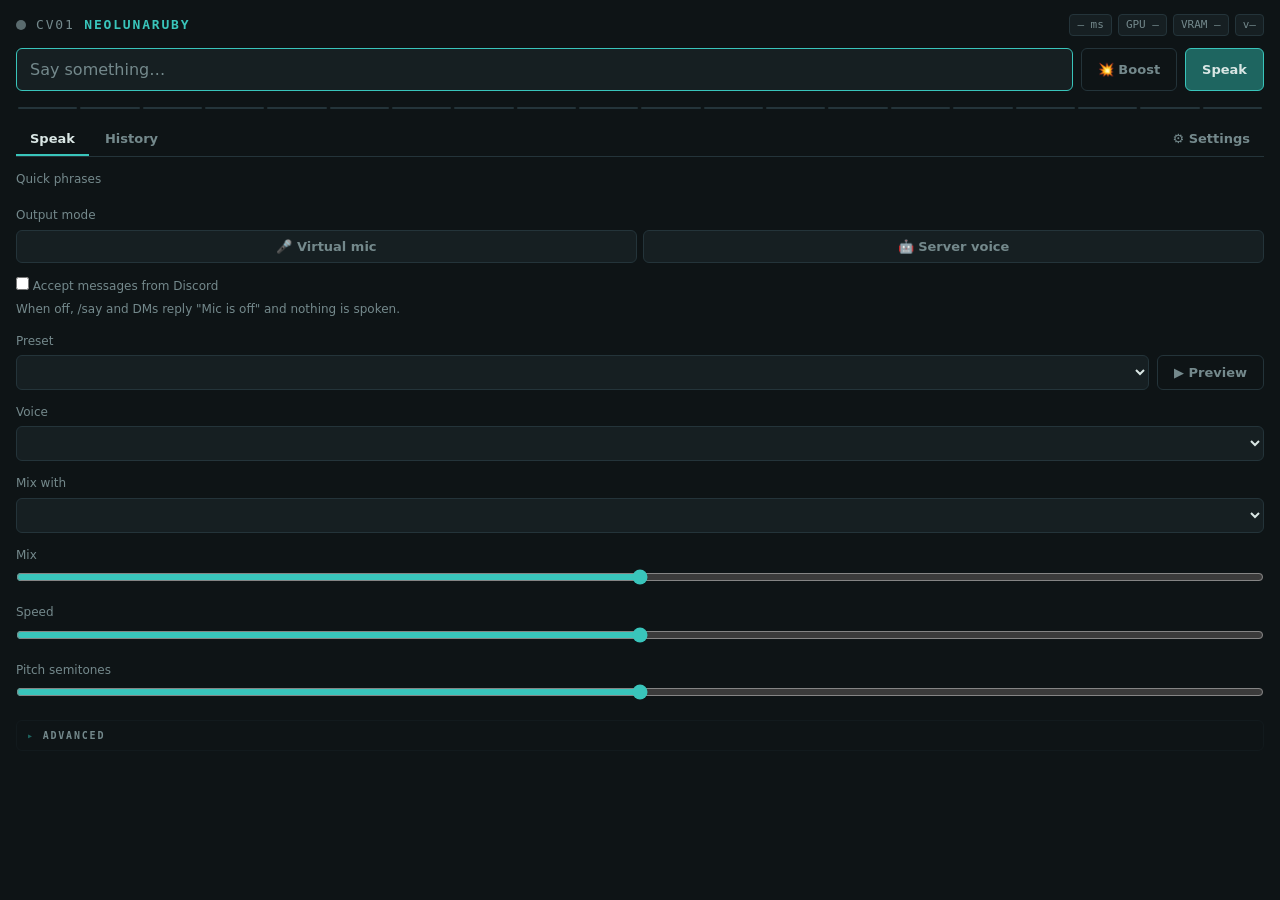
<file: app/ui/index.html>
<!DOCTYPE html>
<html lang="en">
<head>
<meta charset="utf-8">
<title>neolunaruby</title>
<link rel="stylesheet" href="app.css">
</head>
<body>
<header>
  <div class="led" id="led"></div>
  <div class="wordmark"><span>CV01</span> <b>NEOLUNARUBY</b></div>
  <div class="chips">
    <div class="chip" id="chip-latency" title="last message: TTS + voice conversion">— ms</div>
    <div class="chip" id="chip-gpu">GPU —</div>
    <div class="chip" id="chip-vram">VRAM —</div>
    <div class="chip" id="chip-version" title="Click to check for updates" style="cursor:pointer">v—</div>
  </div>
</header>

<div class="saybox">
  <input id="say-input" placeholder="Say something…" autofocus>
  <button class="boost" id="boost-btn" aria-pressed="false" title="Boost the next line: loud, clipped, bass-boosted, huge echo. Ctrl+Enter also boosts.">💥 Boost</button>
  <button id="say-btn">Speak</button>
</div>
<div class="voiceline" id="voiceline">
  <i></i><i></i><i></i><i></i><i></i><i></i><i></i><i></i><i></i><i></i><i></i><i></i><i></i><i></i><i></i><i></i><i></i><i></i><i></i><i></i>
</div>

<nav class="tabs">
  <button class="active" data-tab="speak">Speak</button>
  <button data-tab="history">History</button>
  <button data-tab="settings">⚙ Settings</button>
</nav>

<section class="panel active" id="panel-speak">
  <div class="field">
    <label>Quick phrases</label>
    <div class="phrases" id="phrases"></div>
  </div>
  <div class="field">
    <label>Output mode</label>
    <div class="seg">
      <button data-mode="mic" id="mode-mic">🎤 Virtual mic</button>
      <button data-mode="bot" id="mode-bot">🤖 Server voice</button>
    </div>
  </div>
  <div class="field">
    <label class="check">
      <input type="checkbox" id="accept-discord">
      Accept messages from Discord
    </label>
    <div class="hint">When off, /say and DMs reply "Mic is off" and nothing is spoken.</div>
  </div>
  <div class="field">
    <label for="preset">Preset</label>
    <div class="row">
      <select id="preset"></select>
      <button class="quiet" id="preview-btn" title="Hear a short line with the current settings, on your monitor device or speakers only">▶ Preview</button>
    </div>
  </div>
  <div class="field">
    <label for="voice">Voice</label>
    <select id="voice"></select>
    <div class="hint" id="voice-hint"></div>
  </div>
  <div class="field">
    <label for="blend-voice">Mix with</label>
    <select id="blend-voice"></select>
  </div>
  <div class="field" id="blend-field">
    <label for="blend">Mix <span class="val" id="blend-val"></span></label>
    <input type="range" id="blend" min="0" max="1" step="0.05">
  </div>
  <div class="field">
    <label for="speed">Speed <span class="val" id="speed-val"></span></label>
    <input type="range" id="speed" min="0.5" max="2" step="0.05">
  </div>
  <div class="field">
    <label for="pitch">Pitch <span class="val" id="pitch-val"></span> semitones</label>
    <input type="range" id="pitch" min="-12" max="12" step="1">
  </div>
  <details class="advanced" id="advanced">
    <summary>Advanced</summary>
    <div class="field">
      <label for="index-rate">Miku likeness <span class="val" id="index-rate-val"></span></label>
      <input type="range" id="index-rate" data-key="index_rate" min="0" max="1" step="0.05">
      <div class="hint">Higher sounds more like the Miku model, lower keeps more of the base voice and is a little clearer.</div>
    </div>
    <div class="field">
      <label for="protect-rate">Consonant protection <span class="val" id="protect-rate-val"></span></label>
      <input type="range" id="protect-rate" data-key="protect_rate" min="0" max="0.5" step="0.01">
      <div class="hint">Keeps s, t and breath sounds crisp. Further right protects more; 0% is off.</div>
    </div>
    <div class="field">
      <label for="rms-mix">Loudness <span class="val" id="rms-mix-val"></span></label>
      <input type="range" id="rms-mix" data-key="rms_mix" min="0" max="1" step="0.05">
      <div class="hint">Lower follows the base voice's loudness, which evens out volume. 1.0 is off and fastest.</div>
    </div>
    <div class="row">
      <button class="quiet" id="reset-preset">Reset to preset</button>
    </div>
  </details>
</section>

<section class="panel" id="panel-history">
  <ul id="history-list"></ul>
  <div class="empty" id="history-empty">Nothing said yet — type above and press Enter.</div>
</section>

<section class="panel" id="panel-settings">
  <h3 class="section">Audio output</h3>
  <div class="field">
    <label for="device">Output device</label>
    <div class="row">
      <select id="device"></select>
      <button class="quiet" id="test-tone">Test tone</button>
    </div>
    <div class="hint" id="cable-hint"></div>
  </div>
  <div class="field">
    <label for="monitor">Hear it too (monitor)</label>
    <select id="monitor"></select>
  </div>

  <div class="field">
    <div class="hint">
      In Discord: set your input device to CABLE Output, then turn off
      <b>Noise Suppression</b>, <b>Echo Cancellation</b> and <b>Automatic Gain Control</b>
      under Voice &amp; Video - they treat synthesized speech as noise and cut it up.
    </div>
  </div>

  <h3 class="section">Quick phrases</h3>
  <div class="field">
    <label for="phrases-edit">One per line, up to 12</label>
    <textarea id="phrases-edit" rows="6"></textarea>
    <div class="row" style="margin-top:6px">
      <button class="quiet" id="phrases-save">Save phrases</button>
    </div>
  </div>

  <h3 class="section">Overlay</h3>
  <div class="field">
    <label for="hotkey">Global hotkey</label>
    <div class="row">
      <input type="text" id="hotkey" readonly>
      <button class="quiet" id="hotkey-record">Record</button>
    </div>
    <div class="admin-warn">⚠ The hotkey can't reach games or apps running as administrator. For those, run this app as administrator too.</div>
  </div>

  <div class="field">
    <label class="check">
      <input type="checkbox" id="start-with-windows">
      Start automatically when Windows starts
    </label>
  </div>

  <h3 class="section">Discord</h3>
  <div class="field">
    <div class="hint" id="discord-status">—</div>
    <div class="row" style="margin-top:8px">
      <input type="text" id="allowed-ids" placeholder="Allowed Discord user IDs, comma-separated">
      <button class="quiet" id="allowed-save">Save</button>
    </div>
    <div class="hint" id="discord-links"></div>
    <label class="hint check" style="margin-top:8px">
      <input type="checkbox" id="say-posts-text">
      Post the spoken text into the chat (/say replies visibly)
    </label>
  </div>
</section>

<div class="wizard" id="wizard" hidden>
  <div class="wizard-card">
    <div class="wordmark" style="margin-bottom:10px"><span>CV01</span> <b>FIRST-RUN SETUP</b></div>
    <p class="hint" style="margin-bottom:12px">The voice models download once, about 1.3 GB, from their official sources.</p>
    <ul id="wizard-assets"></ul>
    <button id="wizard-download" style="width:100%;margin-top:10px;padding:10px 0">Download everything</button>
    <div class="field" id="wizard-cable-field" style="margin-top:14px">
      <label>Virtual microphone</label>
      <div class="hint" id="wizard-cable-hint"></div>
    </div>
    <div class="field" id="wizard-token-field" style="margin-top:14px">
      <label for="wizard-token">Discord bot token (optional — enables /say in DMs and server voice)</label>
      <div class="row">
        <input type="text" id="wizard-token" placeholder="paste token, or leave empty">
        <button class="quiet" id="wizard-token-save">Save</button>
      </div>
    </div>
    <button class="quiet" id="wizard-close" style="width:100%;margin-top:12px" disabled>Start talking</button>
  </div>
</div>

<div class="toast" id="toast"></div>

<script src="app.js"></script>
</body>
</html>
</file>
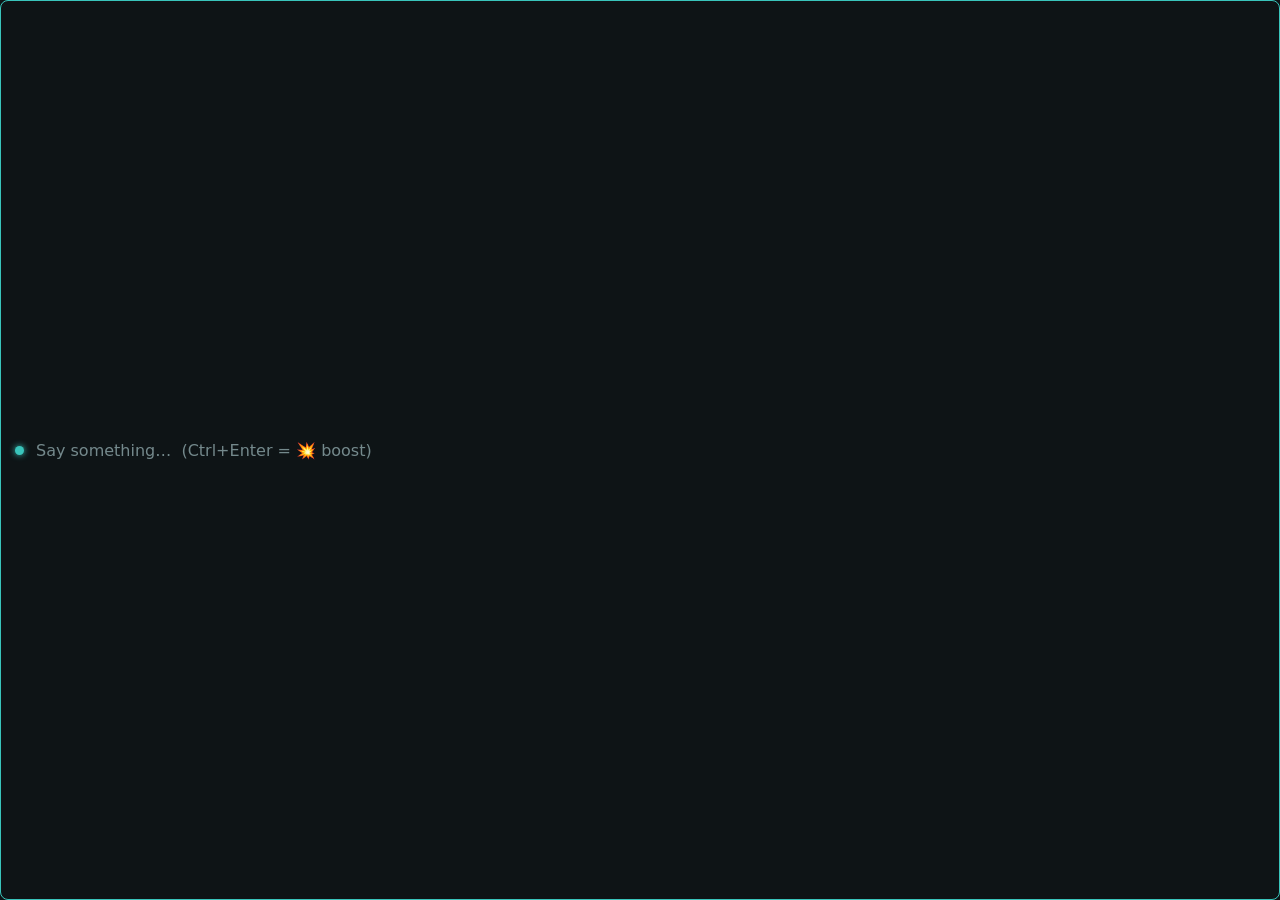
<file: app/ui/overlay.html>
<!DOCTYPE html>
<html lang="en">
<head>
<meta charset="utf-8">
<title>neolunaruby-overlay</title>
<style>
  * { box-sizing: border-box; margin: 0; }
  body {
    background: #0e1416;
    border: 1px solid #39c5bb;
    border-radius: 8px;
    display: flex;
    align-items: center;
    gap: 10px;
    height: 100vh;
    padding: 0 14px;
    font: 15px "Segoe UI", system-ui, sans-serif;
    overflow: hidden;
  }
  .dot { width: 9px; height: 9px; border-radius: 50%; background: #39c5bb; flex: none; box-shadow: 0 0 6px #39c5bb; }
  input {
    flex: 1;
    background: none;
    border: none;
    color: #d9e6e4;
    font: 16px "Segoe UI", system-ui, sans-serif;
  }
  input:focus { outline: none; }
  input::placeholder { color: #74898c; }
</style>
</head>
<body>
<div class="dot"></div>
<input id="overlay-input" placeholder="Say something…  (Ctrl+Enter = 💥 boost)" autofocus>
<script>
  "use strict";
  const input = document.getElementById("overlay-input");
  window.onEvent = () => {};  // pushes also reach this window; nothing to render

  function focusInput() {
    input.focus();
    input.select();
  }
  window.focusInput = focusInput;

  input.addEventListener("keydown", async (e) => {
    if (e.key === "Enter") {
      const text = input.value.trim();
      if (!text) return;
      // Ctrl+Enter speaks the line boosted (loud, clipped, echo).
      const res = await pywebview.api.say(text, e.ctrlKey);
      if (res.ok) {
        input.value = "";
        pywebview.api.hide_overlay();
      }
    } else if (e.key === "Escape") {
      input.value = "";
      pywebview.api.hide_overlay();
    }
  });
</script>
</body>
</html>
</file>
<file: app/ui/app.css>
:root {
  --bg: #0e1416;
  --panel: #161f22;
  --panel-2: #121a1d;
  --line: #24343a;
  --teal: #39c5bb;
  --teal-dim: #1e6560;
  --pink: #e12885;
  --text: #d9e6e4;
  --muted: #74898c;
  --amber: #f2c14e;
  --mono: "Cascadia Code", Consolas, monospace;
}

* { box-sizing: border-box; margin: 0; }

body {
  background: var(--bg);
  color: var(--text);
  font: 14px/1.45 "Segoe UI", system-ui, sans-serif;
  padding: 14px 16px;
  user-select: none;
}

/* ---------- header ---------- */
header {
  display: flex;
  align-items: center;
  gap: 10px;
  margin-bottom: 12px;
}

.led {
  width: 10px;
  height: 10px;
  border-radius: 50%;
  background: #5a6b6e;
  flex: none;
  transition: background 0.3s;
}
.led.ready { background: var(--teal); box-shadow: 0 0 6px var(--teal); }
.led.error { background: var(--pink); box-shadow: 0 0 6px var(--pink); }

.wordmark { font-family: var(--mono); font-size: 13px; letter-spacing: 0.14em; }
.wordmark b { color: var(--teal); font-weight: 600; }
.wordmark span { color: var(--muted); }

.chips { margin-left: auto; display: flex; gap: 6px; }
.chip {
  font-family: var(--mono);
  font-size: 11px;
  color: var(--muted);
  background: var(--panel);
  border: 1px solid var(--line);
  border-radius: 4px;
  padding: 2px 7px;
  white-space: nowrap;
}
.chip b { color: var(--text); font-weight: 500; }
.chip.update-available { border-color: var(--teal); color: var(--teal); }

/* ---------- say box ---------- */
.saybox { display: flex; gap: 8px; }

.saybox input {
  flex: 1;
  background: var(--panel);
  border: 1px solid var(--line);
  border-radius: 6px;
  color: var(--text);
  font: 16px "Segoe UI", system-ui, sans-serif;
  padding: 11px 13px;
  user-select: text;
}
.saybox input:focus { outline: none; border-color: var(--teal); }
.saybox input::placeholder { color: var(--muted); }

button {
  background: var(--teal-dim);
  border: 1px solid var(--teal);
  border-radius: 6px;
  color: var(--text);
  font: 600 13px "Segoe UI", system-ui, sans-serif;
  padding: 0 16px;
  cursor: pointer;
  transition: background 0.15s, border-color 0.15s, color 0.15s;
}
button:hover { background: var(--teal); color: #08211f; }
button:focus-visible { outline: 2px solid var(--teal); outline-offset: 2px; }
button.quiet { background: transparent; border-color: var(--line); color: var(--muted); }
button.quiet:hover { border-color: var(--teal); color: var(--text); }

/* one-shot boost toggle: grey until armed, then hot pink */
button.boost { background: transparent; border-color: var(--line); color: var(--muted); }
button.boost:hover { border-color: var(--pink); color: var(--text); background: transparent; }
button.boost.armed {
  background: var(--pink);
  border-color: var(--pink);
  color: #fff;
  animation: boost-pulse 0.8s ease-in-out infinite;
}
@keyframes boost-pulse { 50% { box-shadow: 0 0 12px var(--pink); } }

/* needs-administrator notice */
.admin-warn {
  color: var(--amber);
  border: 1px solid rgba(242, 193, 78, 0.45);
  background: rgba(242, 193, 78, 0.08);
  border-radius: 6px;
  padding: 6px 10px;
  font-size: 12px;
  margin-top: 6px;
}

/* ---------- voice line (speaking indicator) ---------- */
.voiceline {
  height: 14px;
  margin: 10px 2px 8px;
  display: flex;
  align-items: center;
  gap: 3px;
}
.voiceline i {
  flex: 1;
  height: 2px;
  background: var(--line);
  border-radius: 1px;
  transition: background 0.4s;
}
.speaking .voiceline i {
  background: var(--teal);
  animation: ripple 0.9s ease-in-out infinite;
}
.speaking .voiceline i:nth-child(2n) { animation-delay: 0.15s; }
.speaking .voiceline i:nth-child(3n) { animation-delay: 0.3s; }
@keyframes ripple {
  0%, 100% { transform: scaleY(1); }
  50% { transform: scaleY(5); }
}
@media (prefers-reduced-motion: reduce) {
  .speaking .voiceline i { animation: none; transform: scaleY(3); }
}

/* ---------- tabs ---------- */
.tabs { display: flex; gap: 2px; border-bottom: 1px solid var(--line); margin-bottom: 14px; }
.tabs button {
  background: none;
  border: none;
  border-bottom: 2px solid transparent;
  border-radius: 0;
  color: var(--muted);
  padding: 8px 14px;
  transition: color 0.15s;
}
.tabs button.active { color: var(--text); border-bottom-color: var(--teal); }
.tabs button:hover { color: var(--text); background: none; }
.tabs button:last-child { margin-left: auto; }

.panel { display: none; }
.panel.active { display: block; animation: fadein 0.15s ease-out; }
@keyframes fadein { from { opacity: 0; transform: translateY(2px); } to { opacity: 1; transform: none; } }
@media (prefers-reduced-motion: reduce) { .panel.active { animation: none; } }

h3.section {
  font: 600 10px var(--mono);
  letter-spacing: 0.18em;
  text-transform: uppercase;
  color: var(--muted);
  border-bottom: 1px solid var(--panel-2);
  padding-bottom: 5px;
  margin: 18px 0 12px;
}
h3.section:first-child { margin-top: 2px; }

.check { display: flex; align-items: center; gap: 7px; cursor: pointer; }
.check input[type="checkbox"] { accent-color: var(--teal); width: auto; }

/* ---------- settings ---------- */
.field { margin-bottom: 14px; }
.field label { display: block; font-size: 12px; color: var(--muted); margin-bottom: 5px; }
.field .val { font-family: var(--mono); color: var(--teal); }

select, input[type="text"] {
  width: 100%;
  background: var(--panel);
  border: 1px solid var(--line);
  border-radius: 6px;
  color: var(--text);
  font: 13px "Segoe UI", system-ui, sans-serif;
  padding: 8px 10px;
  user-select: text;
}
select, input[type="text"] { transition: border-color 0.15s; }
select:focus, input[type="text"]:focus { outline: none; border-color: var(--teal); }
select:hover, input[type="text"]:hover { border-color: var(--teal-dim); }

input[type="range"] { width: 100%; accent-color: var(--teal); }
input[type="range"]:disabled { opacity: 0.4; }
select:disabled { opacity: 0.5; }

/* ---------- advanced (collapsed by default) ---------- */
details.advanced {
  border: 1px solid var(--panel-2);
  border-radius: 6px;
  padding: 0 10px;
  margin-bottom: 14px;
}
details.advanced[open] { padding-bottom: 10px; }
details.advanced summary {
  font: 600 10px var(--mono);
  letter-spacing: 0.18em;
  text-transform: uppercase;
  color: var(--muted);
  padding: 9px 0;
  cursor: pointer;
  list-style: none;
}
details.advanced summary::-webkit-details-marker { display: none; }
details.advanced summary::before { content: "▸ "; color: var(--teal-dim); }
details.advanced[open] summary::before { content: "▾ "; color: var(--teal); }
details.advanced summary:hover { color: var(--text); }
details.advanced .row > button { padding: 6px 14px; }
button:disabled { opacity: 0.45; cursor: default; }

.row { display: flex; gap: 8px; }
.row > * { flex: 1; }
.row > button { flex: none; }

/* ---------- history ---------- */
#history-list { list-style: none; max-height: 300px; overflow-y: auto; }
#history-list li {
  display: flex;
  align-items: center;
  gap: 10px;
  padding: 8px 6px;
  border-bottom: 1px solid var(--panel-2);
  border-radius: 4px;
  transition: background 0.15s;
}
#history-list li:hover { background: var(--panel-2); }
#history-list::-webkit-scrollbar { width: 8px; }
#history-list::-webkit-scrollbar-thumb { background: var(--line); border-radius: 4px; }
#history-list .htext {
  flex: 1;
  overflow: hidden;
  text-overflow: ellipsis;
  white-space: nowrap;
  user-select: text;
}
#history-list .hlat { font-family: var(--mono); font-size: 11px; color: var(--muted); flex: none; }
#history-list .replay {
  flex: none;
  padding: 3px 10px;
  font-size: 12px;
}
.empty { color: var(--muted); padding: 18px 4px; font-size: 13px; }

.phrases { display: flex; flex-wrap: wrap; gap: 6px; }
.phrases button {
  background: var(--panel);
  border: 1px solid var(--line);
  color: var(--text);
  font-weight: 400;
  padding: 6px 12px;
}
.phrases button:hover { border-color: var(--teal); background: var(--teal-dim); }
.phrases .none { color: var(--muted); font-size: 12px; padding: 4px 0; }

textarea {
  width: 100%;
  background: var(--panel);
  border: 1px solid var(--line);
  border-radius: 6px;
  color: var(--text);
  font: 13px "Segoe UI", system-ui, sans-serif;
  padding: 8px 10px;
  resize: vertical;
  user-select: text;
}
textarea:focus { outline: none; border-color: var(--teal); }

.seg { display: flex; gap: 6px; }
.seg button { flex: 1; background: var(--panel); border: 1px solid var(--line); color: var(--muted); padding: 8px 0; }
.seg button.active { border-color: var(--teal); color: var(--text); background: var(--teal-dim); }

#hotkey { cursor: default; }
#hotkey.recording { border-color: var(--pink); color: var(--pink); }

.hint { font-size: 12px; color: var(--muted); margin-top: 6px; }
.hint button {
  background: none;
  border: none;
  color: var(--teal);
  font-size: 12px;
  padding: 0;
  text-decoration: underline;
  cursor: pointer;
}

.wizard {
  position: fixed;
  inset: 0;
  background: rgba(8, 14, 15, 0.92);
  display: flex;
  align-items: center;
  justify-content: center;
  z-index: 10;
}
.wizard[hidden] { display: none; }
.wizard-card {
  background: var(--panel);
  border: 1px solid var(--teal-dim);
  border-radius: 10px;
  padding: 20px;
  width: min(440px, 92vw);
  max-height: 90vh;
  overflow-y: auto;
}
#wizard-assets { list-style: none; }
#wizard-assets li {
  display: flex;
  justify-content: space-between;
  gap: 10px;
  padding: 5px 0;
  font-size: 13px;
  border-bottom: 1px solid var(--panel-2);
}
#wizard-assets .pct { font-family: var(--mono); color: var(--muted); }
#wizard-assets .pct.done { color: var(--teal); }

.toast {
  position: fixed;
  bottom: 14px;
  left: 16px;
  right: 16px;
  background: var(--panel);
  border: 1px solid var(--pink);
  border-radius: 6px;
  color: var(--text);
  font-size: 13px;
  padding: 9px 12px;
  opacity: 0;
  pointer-events: none;
  transition: opacity 0.25s;
}
.toast.show { opacity: 1; }
</file>
